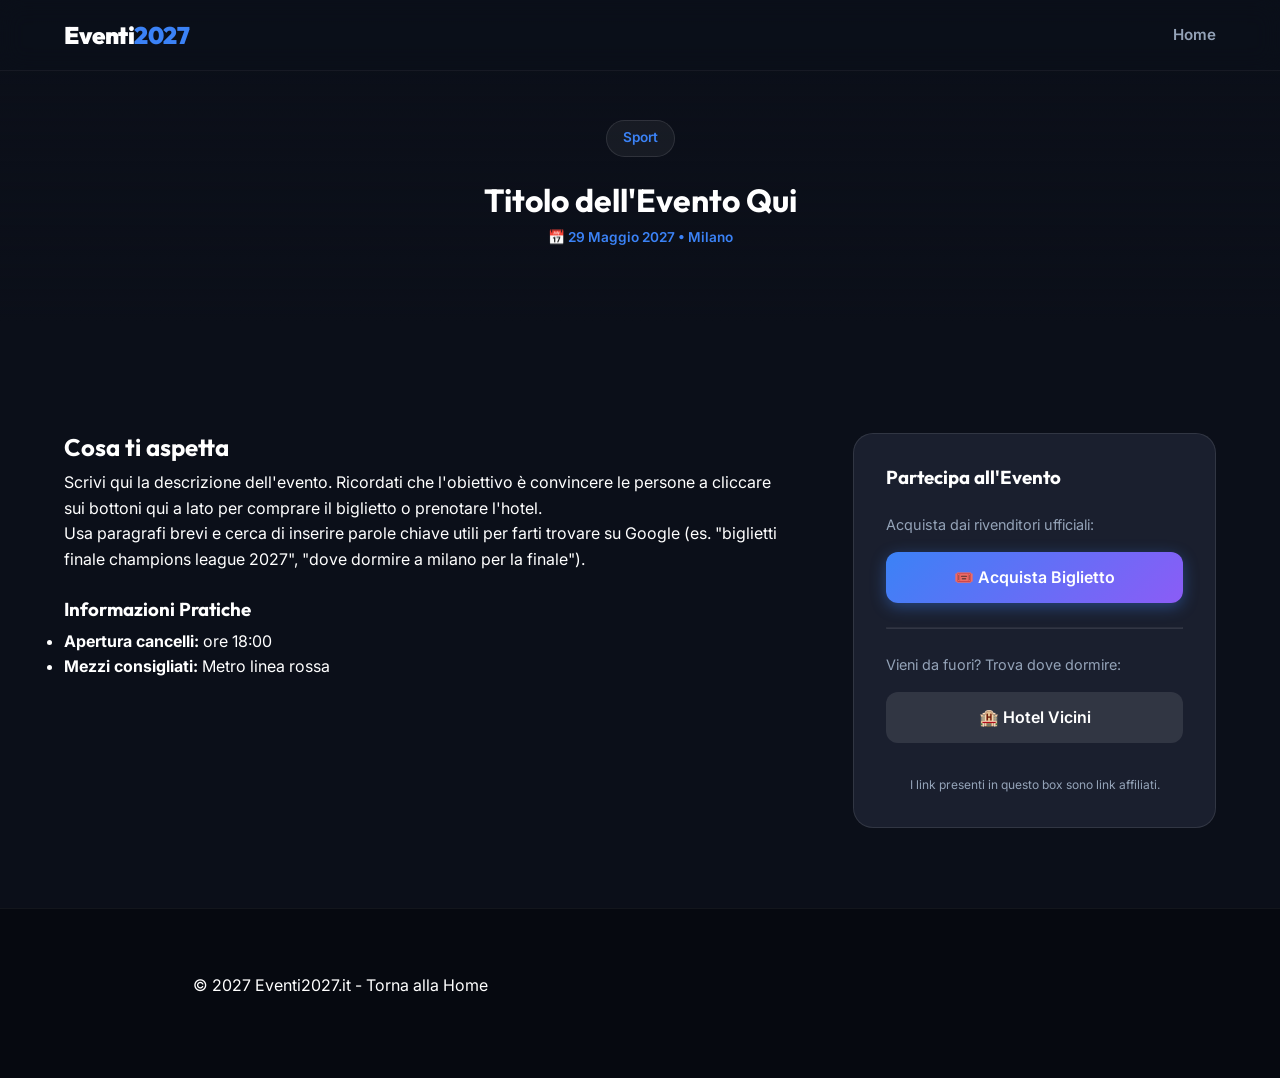
<file: event-template.html>
<!DOCTYPE html>
<html lang="it">
<head>
    <meta charset="UTF-8">
    <meta name="viewport" content="width=device-width, initial-scale=1.0">
    <title>Nome Evento | Eventi2027</title>
    <meta name="description" content="Dettagli e biglietti per [Nome Evento]">
    <link href="https://fonts.googleapis.com/css2?family=Inter:wght@400;600;800&family=Outfit:wght@500;700;900&display=swap" rel="stylesheet">
    <link rel="stylesheet" href="style.css">
    <style>
        /* Stili specifici per la pagina dettaglio */
        .event-detail-header {
            padding: 120px 0 60px;
            text-align: center;
            background: linear-gradient(to bottom, rgba(11, 15, 25, 0), rgba(11, 15, 25, 1)), 
                        url('https://images.unsplash.com/photo-1540747913346-19e32dc3e97e?ixlib=rb-4.0.3&auto=format&fit=crop&w=1920&q=80') center/cover;
        }
        .event-detail-content {
            display: grid;
            grid-template-columns: 2fr 1fr;
            gap: 4rem;
            margin-top: 2rem;
        }
        .affiliate-box {
            background: var(--surface-color);
            padding: 2rem;
            border-radius: var(--radius-lg);
            border: 1px solid rgba(255,255,255,0.1);
            position: sticky;
            top: 100px;
        }
        .affiliate-box h3 { margin-bottom: 1.5rem; }
        
        @media (max-width: 768px) {
            .event-detail-content { grid-template-columns: 1fr; }
        }
    </style>
</head>
<body>

    <!-- NAVBAR (Uguale alla Home) -->
    <nav class="navbar">
        <div class="container nav-container">
            <a href="index.html" class="logo">Eventi<span>2027</span></a>
            <ul class="nav-links">
                <li><a href="index.html">Home</a></li>
            </ul>
        </div>
    </nav>

    <!-- HEADER EVENTO (Sostituisci l'URL dell'immagine di sfondo nel tag <style> sopra) -->
    <header class="event-detail-header">
        <div class="container">
            <span class="badge">Sport</span>
            <h1>Titolo dell'Evento Qui</h1>
            <p class="date">📅 29 Maggio 2027 • Milano</p>
        </div>
    </header>

    <!-- CONTENUTO PRINCIPALE -->
    <main class="container section">
        <div class="event-detail-content">
            
            <!-- DESCRIZIONE EVENTO -->
            <div class="event-description">
                <h2>Cosa ti aspetta</h2>
                <p>Scrivi qui la descrizione dell'evento. Ricordati che l'obiettivo è convincere le persone a cliccare sui bottoni qui a lato per comprare il biglietto o prenotare l'hotel.</p>
                <p>Usa paragrafi brevi e cerca di inserire parole chiave utili per farti trovare su Google (es. "biglietti finale champions league 2027", "dove dormire a milano per la finale").</p>
                <br>
                <h3>Informazioni Pratiche</h3>
                <ul>
                    <li><strong>Apertura cancelli:</strong> ore 18:00</li>
                    <li><strong>Mezzi consigliati:</strong> Metro linea rossa</li>
                </ul>
            </div>

            <!-- BOX AFFILIAZIONI (Monetizzazione) -->
            <aside>
                <div class="affiliate-box">
                    <h3>Partecipa all'Evento</h3>
                    
                    <!-- LINK AFFILIATO BIGLIETTI -->
                    <p style="margin-bottom: 1rem; font-size: 0.9rem; color: var(--text-muted);">Acquista dai rivenditori ufficiali:</p>
                    <a href="INCOLLA_QUI_IL_TUO_LINK_AFFILIATO_TICKETONE" target="_blank" class="btn btn-primary" style="width:100%; margin-bottom: 1.5rem;">
                        🎟️ Acquista Biglietto
                    </a>

                    <hr style="border-color: rgba(255,255,255,0.1); margin-bottom: 1.5rem;">

                    <!-- LINK AFFILIATO HOTEL -->
                    <p style="margin-bottom: 1rem; font-size: 0.9rem; color: var(--text-muted);">Vieni da fuori? Trova dove dormire:</p>
                    <a href="INCOLLA_QUI_IL_TUO_LINK_AFFILIATO_BOOKING" target="_blank" class="btn btn-secondary" style="width:100%; margin-bottom: 0.5rem;">
                        🏨 Hotel Vicini
                    </a>
                    
                    <p style="font-size: 0.75rem; color: var(--text-muted); margin-top: 1.5rem; text-align: center;">
                        I link presenti in questo box sono link affiliati.
                    </p>
                </div>
            </aside>

        </div>
    </main>

    <footer class="footer">
        <div class="container footer-content" style="text-align: center;">
            <p>&copy; 2027 Eventi2027.it - <a href="index.html">Torna alla Home</a></p>
        </div>
    </footer>

    <!-- Skimlinks -->
    <script type="text/javascript" src="https://s.skimresources.com/js/309514X1797869.skimlinks.js"></script>
</body>
</html>
</file>
<file: style.css>
/* =========================================
   VARIABILI GLOBALI (Colori, Font, Spazi)
========================================= */
:root {
    /* Tavolozza Colori "Premium Dark" */
    --bg-color: #0B0F19; /* Sfondo scuro profondo */
    --surface-color: #1A1F2E; /* Sfondo per le card */
    --text-main: #FFFFFF;
    --text-muted: #94A3B8;
    
    /* Colori d'accento (Glow e bottoni) */
    --accent-primary: #3B82F6; /* Blu acceso */
    --accent-secondary: #8B5CF6; /* Viola acceso */
    --accent-gradient: linear-gradient(135deg, var(--accent-primary), var(--accent-secondary));
    
    /* Colori categorie */
    --cat-sport: #10B981; /* Smeraldo */
    --cat-deal: #F59E0B; /* Ambra */
    --cat-music: #EC4899; /* Rosa */

    /* Tipografia */
    --font-heading: 'Outfit', sans-serif;
    --font-body: 'Inter', sans-serif;

    /* Spaziature e Bordi */
    --radius-md: 12px;
    --radius-lg: 20px;
    --transition: all 0.3s cubic-bezier(0.4, 0, 0.2, 1);
}

/* =========================================
   RESET E BASE
========================================= */
* {
    margin: 0;
    padding: 0;
    box-sizing: border-box;
}

body {
    font-family: var(--font-body);
    background-color: var(--bg-color);
    color: var(--text-main);
    line-height: 1.6;
    overflow-x: hidden;
}

h1, h2, h3, h4 {
    font-family: var(--font-heading);
    line-height: 1.2;
    margin-bottom: 0.5rem;
}

a {
    text-decoration: none;
    color: inherit;
    transition: var(--transition);
}

.container {
    width: 90%;
    max-width: 1200px;
    margin: 0 auto;
}

/* =========================================
   UTILITIES (Testi sfumati, ecc.)
========================================= */
.text-gradient {
    background: var(--accent-gradient);
    -webkit-background-clip: text;
    -webkit-text-fill-color: transparent;
    background-clip: text;
}

/* =========================================
   NAVBAR
========================================= */
.navbar {
    position: fixed;
    top: 0;
    width: 100%;
    background: rgba(11, 15, 25, 0.8);
    backdrop-filter: blur(12px);
    -webkit-backdrop-filter: blur(12px);
    z-index: 1000;
    border-bottom: 1px solid rgba(255, 255, 255, 0.05);
    padding: 1rem 0;
}

.nav-container {
    display: flex;
    justify-content: space-between;
    align-items: center;
}

.logo {
    font-family: var(--font-heading);
    font-size: 1.5rem;
    font-weight: 900;
    letter-spacing: -0.5px;
}

.logo span {
    color: var(--accent-primary);
}

.nav-links {
    list-style: none;
    display: flex;
    gap: 2rem;
}

.nav-links a {
    font-weight: 600;
    font-size: 0.95rem;
    color: var(--text-muted);
}

.nav-links a:hover, .nav-links a.active {
    color: var(--text-main);
}

.mobile-menu-btn {
    display: none;
    background: none;
    border: none;
    color: white;
    cursor: pointer;
}

/* =========================================
   HERO SECTION
========================================= */
.hero {
    position: relative;
    padding: 150px 0 100px;
    text-align: center;
    overflow: hidden;
}

/* Effetto di luce di sfondo */
.hero-bg-glow {
    position: absolute;
    top: -50%;
    left: 50%;
    transform: translateX(-50%);
    width: 600px;
    height: 600px;
    background: var(--accent-primary);
    filter: blur(200px);
    opacity: 0.3;
    border-radius: 50%;
    z-index: -1;
    animation: pulse 8s infinite alternate;
}

@keyframes pulse {
    0% { opacity: 0.2; transform: translateX(-50%) scale(1); }
    100% { opacity: 0.4; transform: translateX(-50%) scale(1.2); }
}

.badge {
    display: inline-block;
    padding: 0.4rem 1rem;
    background: rgba(255, 255, 255, 0.05);
    border: 1px solid rgba(255, 255, 255, 0.1);
    border-radius: 50px;
    font-size: 0.85rem;
    font-weight: 600;
    color: var(--accent-primary);
    margin-bottom: 1.5rem;
}

.hero h1 {
    font-size: clamp(2.5rem, 5vw, 4.5rem);
    margin-bottom: 1.5rem;
}

.hero p {
    font-size: 1.1rem;
    color: var(--text-muted);
    max-width: 600px;
    margin: 0 auto 2.5rem;
}

.hero-actions {
    display: flex;
    gap: 1rem;
    justify-content: center;
}

/* =========================================
   BOTTONI
========================================= */
.btn {
    display: inline-block;
    padding: 0.8rem 1.8rem;
    border-radius: var(--radius-md);
    font-weight: 600;
    cursor: pointer;
    text-align: center;
}

.btn-primary {
    background: var(--accent-gradient);
    color: white;
    box-shadow: 0 4px 15px rgba(59, 130, 246, 0.4);
}

.btn-primary:hover {
    transform: translateY(-2px);
    box-shadow: 0 6px 20px rgba(59, 130, 246, 0.6);
}

.btn-secondary {
    background: rgba(255, 255, 255, 0.1);
    color: white;
}

.btn-secondary:hover {
    background: rgba(255, 255, 255, 0.2);
}

.btn-outline {
    border: 1px solid rgba(255, 255, 255, 0.2);
    color: white;
    width: 100%;
    margin-top: 1rem;
}

.btn-outline:hover {
    background: white;
    color: var(--bg-color);
}

/* =========================================
   SEZIONE EVENTI
========================================= */
.section {
    padding: 5rem 0;
}

.section-header {
    text-align: center;
    margin-bottom: 3rem;
}

.section-header h2 {
    font-size: 2.2rem;
}

.section-header p {
    color: var(--text-muted);
}

/* Griglia */
.events-grid {
    display: grid;
    grid-template-columns: repeat(auto-fill, minmax(320px, 1fr));
    gap: 2rem;
}

/* Card */
.event-card {
    background: var(--surface-color);
    border-radius: var(--radius-lg);
    overflow: hidden;
    border: 1px solid rgba(255, 255, 255, 0.05);
    transition: var(--transition);
}

.event-card:hover {
    transform: translateY(-8px);
    border-color: rgba(255, 255, 255, 0.2);
    box-shadow: 0 10px 30px rgba(0, 0, 0, 0.5);
}

.card-img-wrapper {
    position: relative;
    height: 200px;
    overflow: hidden;
}

.card-img-wrapper img {
    width: 100%;
    height: 100%;
    object-fit: cover;
    transition: var(--transition);
}

.event-card:hover .card-img-wrapper img {
    transform: scale(1.05);
}

/* Etichette Categorie */
.category-tag {
    position: absolute;
    top: 1rem;
    right: 1rem;
    padding: 0.3rem 0.8rem;
    border-radius: 50px;
    font-size: 0.75rem;
    font-weight: 700;
    text-transform: uppercase;
    color: white;
    backdrop-filter: blur(4px);
}

.category-tag.sport { background: rgba(16, 185, 129, 0.8); }
.category-tag.deal { background: rgba(245, 158, 11, 0.8); }
.category-tag.music { background: rgba(236, 72, 153, 0.8); }

.card-content {
    padding: 1.5rem;
}

.card-content h3 {
    font-size: 1.3rem;
    margin-bottom: 0.5rem;
}

.date {
    font-size: 0.85rem;
    color: var(--accent-primary);
    font-weight: 600;
    margin-bottom: 0.8rem;
}

.description {
    font-size: 0.9rem;
    color: var(--text-muted);
}

/* =========================================
   FOOTER
========================================= */
.footer {
    background: #060910;
    padding: 4rem 0 2rem;
    border-top: 1px solid rgba(255, 255, 255, 0.05);
}

.footer-content {
    display: grid;
    grid-template-columns: 1fr 1fr;
    gap: 3rem;
    margin-bottom: 3rem;
}

.footer-legal h4 {
    margin-bottom: 1rem;
}

.footer-legal p {
    font-size: 0.85rem;
    color: var(--text-muted);
    margin-bottom: 1rem;
}

.legal-links a {
    display: inline-block;
    margin-right: 1rem;
    font-size: 0.85rem;
    color: var(--accent-primary);
}

.footer-bottom {
    text-align: center;
    padding-top: 2rem;
    border-top: 1px solid rgba(255, 255, 255, 0.05);
    font-size: 0.85rem;
    color: var(--text-muted);
}

/* =========================================
   RESPONSIVE DESIGN (Smartphone)
========================================= */
@media (max-width: 768px) {
    .nav-links {
        position: fixed;
        top: 70px;
        left: -100%;
        width: 100%;
        height: calc(100vh - 70px);
        background: var(--bg-color);
        flex-direction: column;
        align-items: center;
        padding-top: 2rem;
        transition: var(--transition);
    }

    .nav-links.show {
        left: 0;
    }

    .mobile-menu-btn {
        display: block;
    }

    .footer-content {
        grid-template-columns: 1fr;
    }
}
</file>
